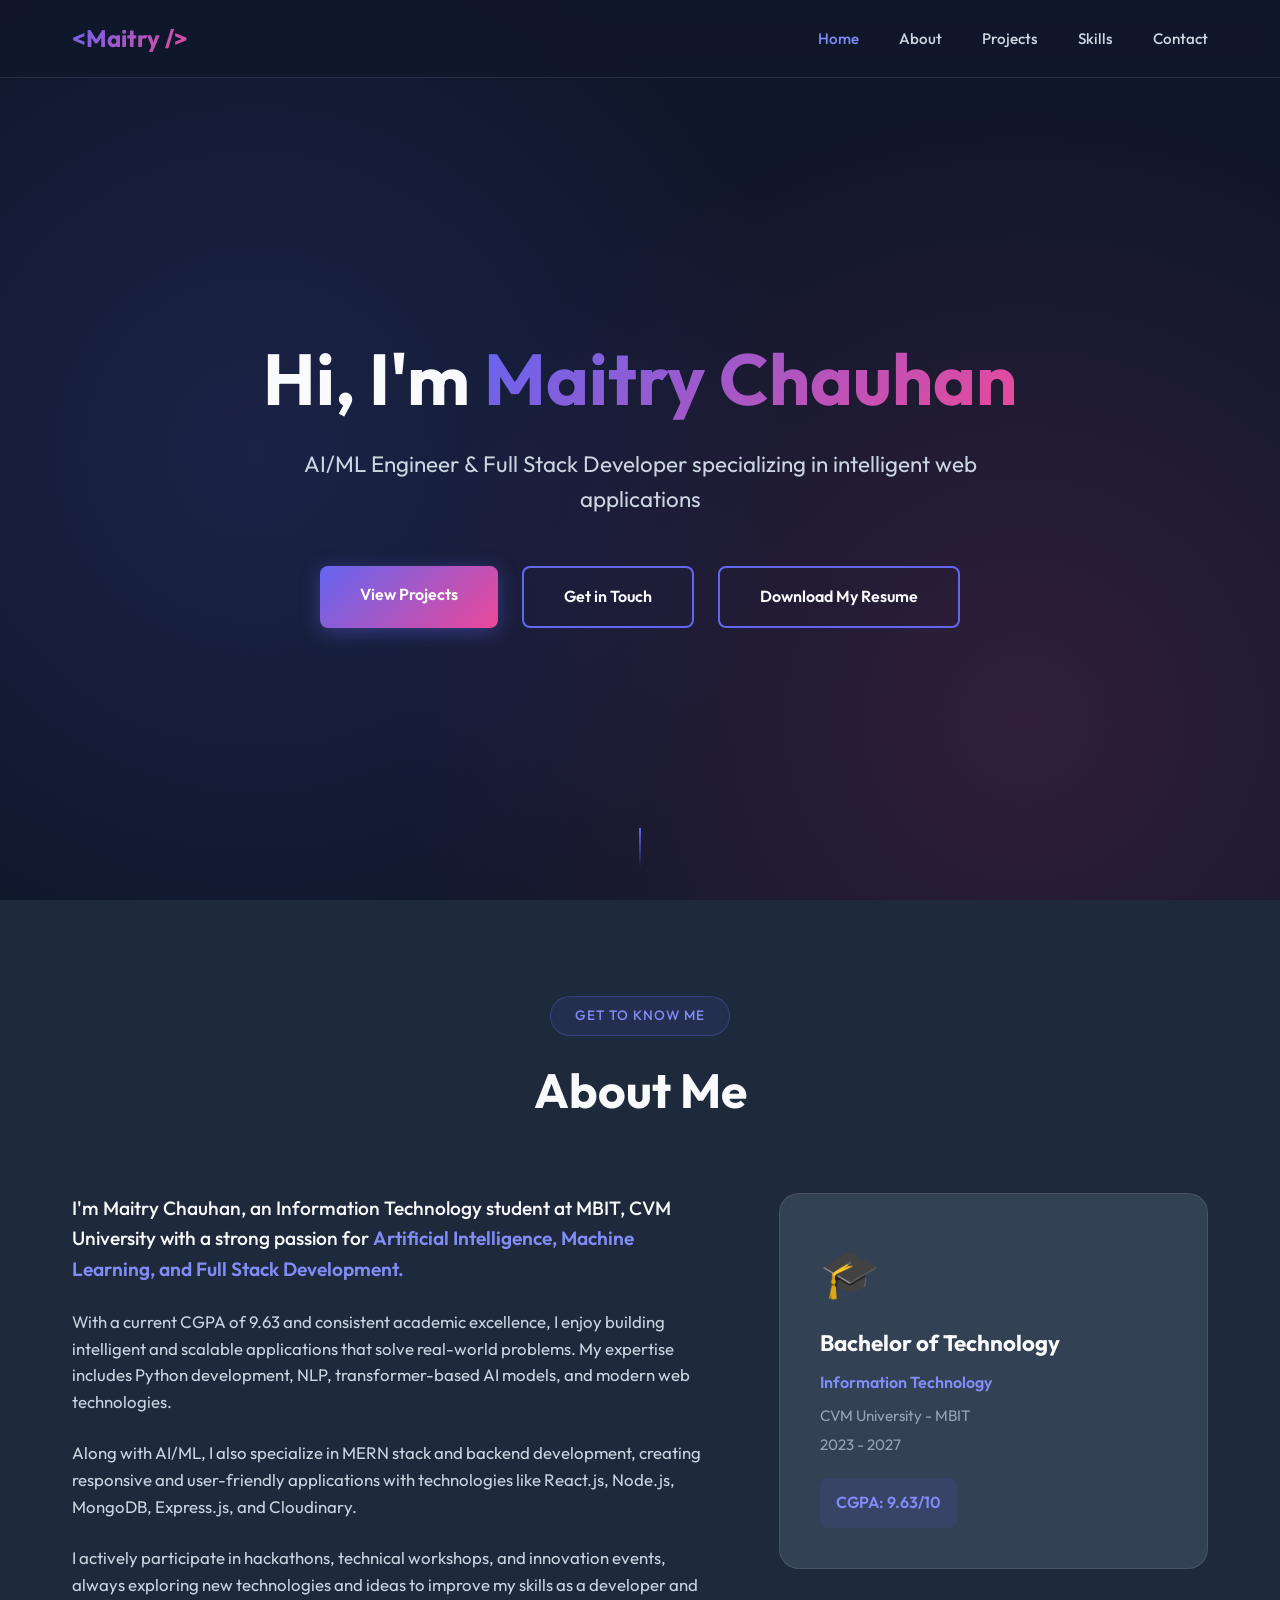
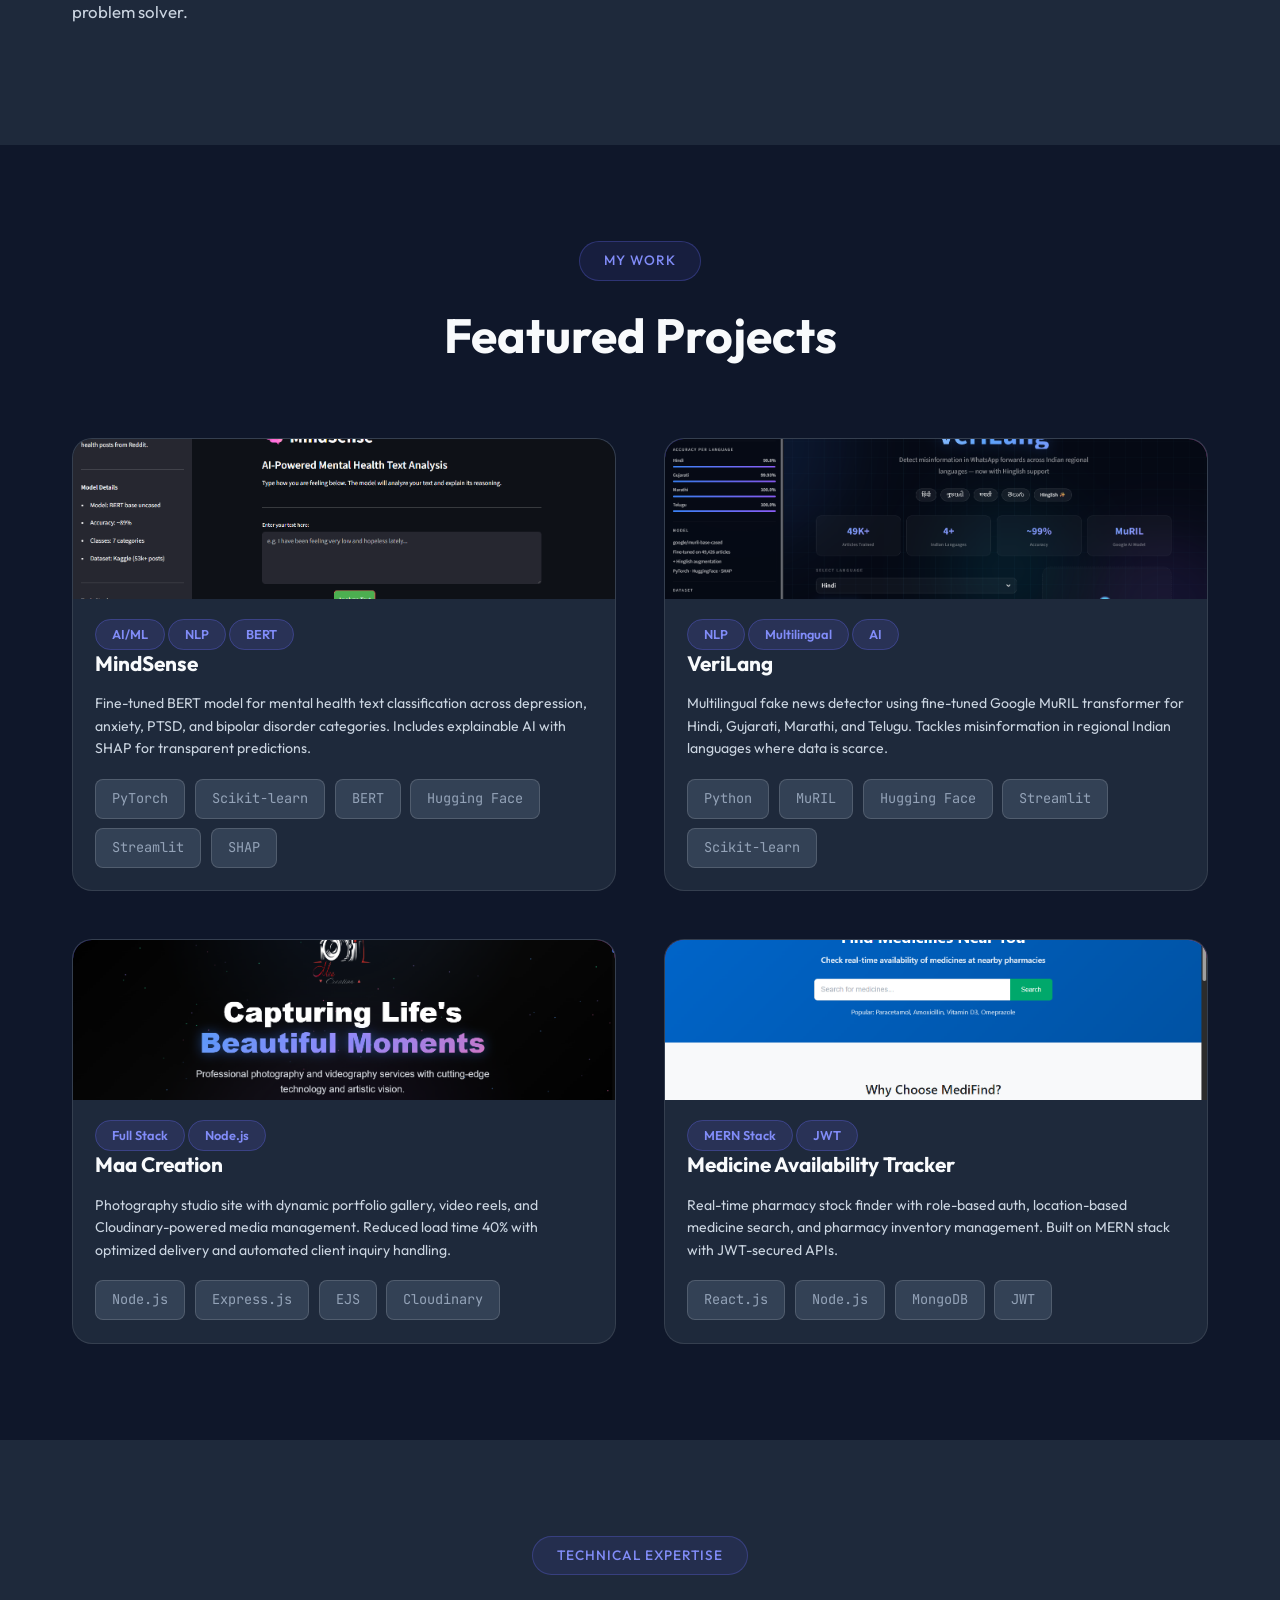
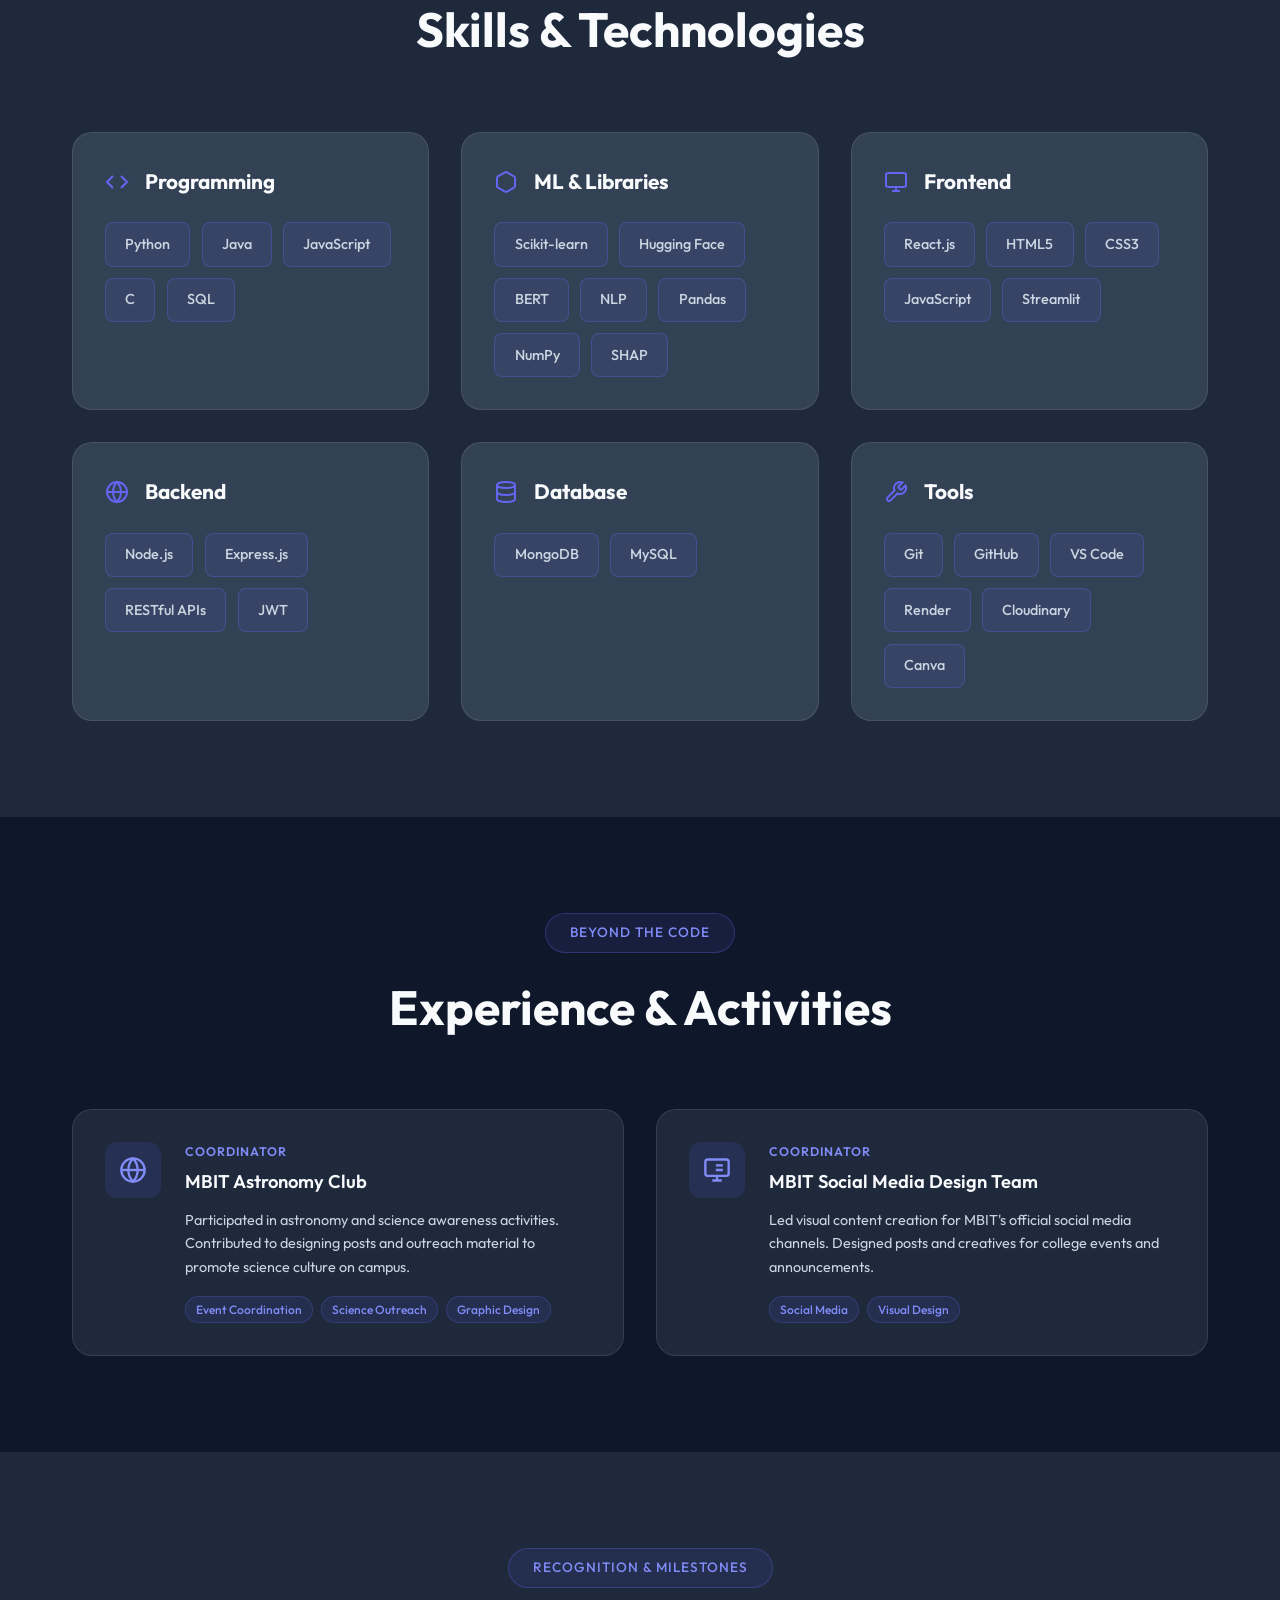
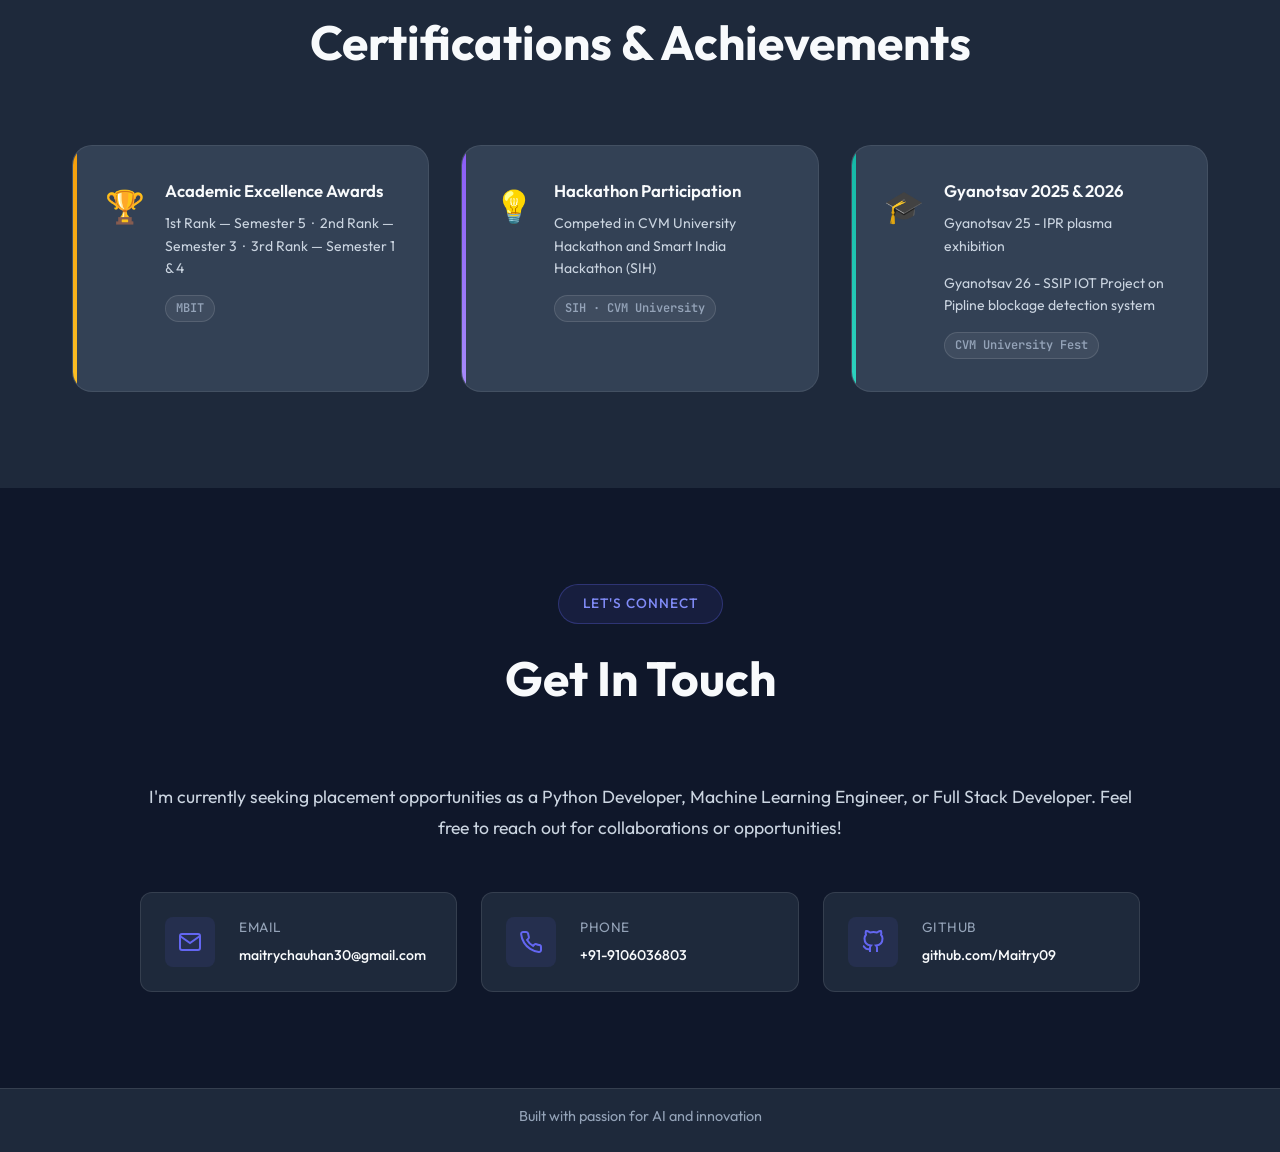
<file: cv.html>
<!DOCTYPE html>
<html lang="en">
<head>
    <meta charset="UTF-8">
    <meta name="viewport" content="width=device-width, initial-scale=1.0">
    <title>Maitry Chauhan | AI/ML & Full Stack Developer</title>
    <link rel="stylesheet" href="cv.css">
    <link rel="preconnect" href="https://fonts.googleapis.com">
    <link rel="preconnect" href="https://fonts.gstatic.com" crossorigin>
    <link href="https://fonts.googleapis.com/css2?family=Outfit:wght@300;400;500;600;700&family=JetBrains+Mono:wght@400;500&display=swap" rel="stylesheet">
</head>
<body>
    <!-- Navigation -->
    <nav class="navbar">
        <div class="container">
            <div class="nav-brand">&lt;Maitry /&gt;</div>
            <ul class="nav-menu">
                <li><a href="#home" class="nav-link">Home</a></li>
                <li><a href="#about" class="nav-link">About</a></li>
                <li><a href="#projects" class="nav-link">Projects</a></li>
                <li><a href="#skills" class="nav-link">Skills</a></li>
                <li><a href="#contact" class="nav-link">Contact</a></li>
            </ul>
            <div class="hamburger">
                <span></span>
                <span></span>
                <span></span>
            </div>
        </div>
    </nav>

    <!-- Hero Section -->
    <section id="home" class="hero">
        <div class="hero-bg"></div>
        <div class="container">
            <div class="hero-content">
                <h1 class="hero-title">
                    Hi, I'm <span class="gradient-text">Maitry Chauhan</span>
                </h1>
                <p class="hero-subtitle">
                    AI/ML Engineer & Full Stack Developer specializing in intelligent web applications
                </p>
                <div class="hero-cta">
                    <a href="#projects" class="btn btn-primary">View Projects</a>
                    <a href="#contact" class="btn btn-secondary">Get in Touch</a>
                    <a href="resume.pdf" download class="btn btn-secondary">Download My Resume</a>
                </div>
            </div>
        </div>
        <div class="scroll-indicator">
            <div class="scroll-line"></div>
        </div>
    </section>

    <!-- About Section -->
    <section id="about" class="about">
        <div class="container">
            <div class="section-header">
                <span class="section-tag">Get to know me</span>
                <h2 class="section-title">About Me</h2>
            </div>
            <div class="about-content">
                <div class="about-text">
                    <p class="lead">
                        I'm Maitry Chauhan, an Information Technology student at MBIT, CVM University with a strong passion for 
                        <span class="highlight">Artificial Intelligence, Machine Learning, and Full Stack Development.</span> 
                    </p>
                    <p>
                        With a current CGPA of 9.63 and consistent academic excellence, I enjoy building intelligent and scalable applications that solve real-world problems. My expertise includes Python development, NLP, transformer-based AI models, and modern web technologies.
                    </p>
                    <p>
                        Along with AI/ML, I also specialize in MERN stack and backend development, creating responsive and user-friendly applications with technologies like React.js, Node.js, MongoDB, Express.js, and Cloudinary.
                    </p>
                    <p>
                        I actively participate in hackathons, technical workshops, and innovation events, always exploring new technologies and ideas to improve my skills as a developer and problem solver.
                    </p>
                </div>
                <div class="about-education">
                    <div class="education-card">
                        <div class="education-icon">🎓</div>
                        <h3>Bachelor of Technology</h3>
                        <p class="education-major">Information Technology</p>
                        <p class="education-school">CVM University - MBIT</p>
                        <p class="education-year">2023 - 2027</p>
                        <div class="education-grade">CGPA: 9.63/10</div>
                    </div>
                </div>
            </div>
        </div>
    </section>

    <!-- Projects Section -->
    <section id="projects" class="projects">
        <div class="container">
            <div class="section-header">
                <span class="section-tag">My work</span>
                <h2 class="section-title">Featured Projects</h2>
            </div>
            <div class="projects-grid">
                <!-- Project 1 -->
                <div class="project-card">
                    <div class="project-image">
                        <img src="images/mindsense.jpg" alt="MindSense Project">
                        <div class="project-overlay">
                            <div class="project-links">
                                <a href="https://mindsense.streamlit.app" target="_blank" class="project-link">
                                    <svg width="18" height="18" viewBox="0 0 24 24" fill="none" stroke="currentColor" stroke-width="2">
                                        <path d="M18 13v6a2 2 0 0 1-2 2H5a2 2 0 0 1-2-2V8a2 2 0 0 1 2-2h6"></path>
                                        <polyline points="15 3 21 3 21 9"></polyline>
                                        <line x1="10" y1="14" x2="21" y2="3"></line>
                                    </svg>
                                    Live Demo
                                </a>
                                <a href="https://github.com/Maitry09/mindsense-mental-health" target="_blank" class="project-link project-link-gh">
                                    <svg width="18" height="18" viewBox="0 0 24 24" fill="none" stroke="currentColor" stroke-width="2">
                                        <path d="M9 19c-5 1.5-5-2.5-7-3m14 6v-3.87a3.37 3.37 0 0 0-.94-2.61c3.14-.35 6.44-1.54 6.44-7A5.44 5.44 0 0 0 20 4.77 5.07 5.07 0 0 0 19.91 1S18.73.65 16 2.48a13.38 13.38 0 0 0-7 0C6.27.65 5.09 1 5.09 1A5.07 5.07 0 0 0 5 4.77a5.44 5.44 0 0 0-1.5 3.78c0 5.42 3.3 6.61 6.44 7A3.37 3.37 0 0 0 9 18.13V22"></path>
                                    </svg>
                                    GitHub
                                </a>
                            </div>
                        </div>
                    </div>
                    <div class="project-content">
                        <div class="project-tags">
                            <span class="tag">AI/ML</span>
                            <span class="tag">NLP</span>
                            <span class="tag">BERT</span>
                        </div>
                        <h3 class="project-title">MindSense</h3>
                        <p class="project-description">
                            Fine-tuned BERT model for mental health text classification across depression, anxiety, PTSD, and bipolar disorder categories. Includes explainable AI with SHAP for transparent predictions.
                        </p>
                        <div class="project-tech">
                            <span>PyTorch</span>
                            <span>Scikit-learn</span>
                            <span>BERT</span>
                            <span>Hugging Face</span>
                            <span>Streamlit</span>
                            <span>SHAP</span>
                        </div>
                    </div>
                </div>

                <!-- Project 2 -->
                <div class="project-card">
                    <div class="project-image">
                        <img src="images/verilang.jpg" alt="VeriLang Project">
                        <div class="project-overlay">
                            <div class="project-links">
                                <a href="https://verilang.streamlit.app" target="_blank" class="project-link">
                                    <svg width="18" height="18" viewBox="0 0 24 24" fill="none" stroke="currentColor" stroke-width="2">
                                        <path d="M18 13v6a2 2 0 0 1-2 2H5a2 2 0 0 1-2-2V8a2 2 0 0 1 2-2h6"></path>
                                        <polyline points="15 3 21 3 21 9"></polyline>
                                        <line x1="10" y1="14" x2="21" y2="3"></line>
                                    </svg>
                                    Live Demo
                                </a>
                                <a href="https://github.com/Maitry09/Misinformation-Detection" target="_blank" class="project-link project-link-gh">
                                    <svg width="18" height="18" viewBox="0 0 24 24" fill="none" stroke="currentColor" stroke-width="2">
                                        <path d="M9 19c-5 1.5-5-2.5-7-3m14 6v-3.87a3.37 3.37 0 0 0-.94-2.61c3.14-.35 6.44-1.54 6.44-7A5.44 5.44 0 0 0 20 4.77 5.07 5.07 0 0 0 19.91 1S18.73.65 16 2.48a13.38 13.38 0 0 0-7 0C6.27.65 5.09 1 5.09 1A5.07 5.07 0 0 0 5 4.77a5.44 5.44 0 0 0-1.5 3.78c0 5.42 3.3 6.61 6.44 7A3.37 3.37 0 0 0 9 18.13V22"></path>
                                    </svg>
                                    GitHub
                                </a>
                            </div>
                        </div>
                    </div>
                    <div class="project-content">
                        <div class="project-tags">
                            <span class="tag">NLP</span>
                            <span class="tag">Multilingual</span>
                            <span class="tag">AI</span>
                        </div>
                        <h3 class="project-title">VeriLang</h3>
                        <p class="project-description">
                            Multilingual fake news detector using fine-tuned Google MuRIL transformer for Hindi, Gujarati, Marathi, and Telugu. Tackles misinformation in regional Indian languages where data is scarce.
                        </p>
                        <div class="project-tech">
                            <span>Python</span>
                            <span>MuRIL</span>
                            <span>Hugging Face</span>
                            <span>Streamlit</span>
                            <span>Scikit-learn</span>
                        </div>
                    </div>
                </div>

                <!-- Project 3 -->
                <div class="project-card">
                    <div class="project-image">
                        <img src="images/maacreation.jpg" alt="Maa Creation Project">
                        <div class="project-overlay">
                            <div class="project-links">
                                <a href="https://mahakali-studio.onrender.com" target="_blank" class="project-link">
                                    <svg width="18" height="18" viewBox="0 0 24 24" fill="none" stroke="currentColor" stroke-width="2">
                                        <path d="M18 13v6a2 2 0 0 1-2 2H5a2 2 0 0 1-2-2V8a2 2 0 0 1 2-2h6"></path>
                                        <polyline points="15 3 21 3 21 9"></polyline>
                                        <line x1="10" y1="14" x2="21" y2="3"></line>
                                    </svg>
                                    Live Demo
                                </a>
                                <a href="https://github.com/Maitry09/Maa-creation" target="_blank" class="project-link project-link-gh">
                                    <svg width="18" height="18" viewBox="0 0 24 24" fill="none" stroke="currentColor" stroke-width="2">
                                        <path d="M9 19c-5 1.5-5-2.5-7-3m14 6v-3.87a3.37 3.37 0 0 0-.94-2.61c3.14-.35 6.44-1.54 6.44-7A5.44 5.44 0 0 0 20 4.77 5.07 5.07 0 0 0 19.91 1S18.73.65 16 2.48a13.38 13.38 0 0 0-7 0C6.27.65 5.09 1 5.09 1A5.07 5.07 0 0 0 5 4.77a5.44 5.44 0 0 0-1.5 3.78c0 5.42 3.3 6.61 6.44 7A3.37 3.37 0 0 0 9 18.13V22"></path>
                                    </svg>
                                    GitHub
                                </a>
                            </div>
                        </div>
                    </div>
                    <div class="project-content">
                        <div class="project-tags">
                            <span class="tag">Full Stack</span>
                            <span class="tag">Node.js</span>
                        </div>
                        <h3 class="project-title">Maa Creation</h3>
                        <p class="project-description">
                            Photography studio site with dynamic portfolio gallery, video reels, and Cloudinary-powered media management. Reduced load time 40% with optimized delivery and automated client inquiry handling.
                        </p>
                        <div class="project-tech">
                            <span>Node.js</span>
                            <span>Express.js</span>
                            <span>EJS</span>
                            <span>Cloudinary</span>
                        </div>
                    </div>
                </div>

                <!-- Project 4 -->
                <div class="project-card">
                    <div class="project-image">
                        <img src="images/medifind.jpg" alt="MediFind Project">
                        <div class="project-overlay">
                            <div class="project-links">
                                <a href="#" target="_blank" class="project-link">
                                    <svg width="18" height="18" viewBox="0 0 24 24" fill="none" stroke="currentColor" stroke-width="2">
                                        <path d="M18 13v6a2 2 0 0 1-2 2H5a2 2 0 0 1-2-2V8a2 2 0 0 1 2-2h6"></path>
                                        <polyline points="15 3 21 3 21 9"></polyline>
                                        <line x1="10" y1="14" x2="21" y2="3"></line>
                                    </svg>
                                    Live Demo
                                </a>
                                <a href="https://github.com/Maitry09/local-medicine-tracker" target="_blank" class="project-link project-link-gh">
                                    <svg width="18" height="18" viewBox="0 0 24 24" fill="none" stroke="currentColor" stroke-width="2">
                                        <path d="M9 19c-5 1.5-5-2.5-7-3m14 6v-3.87a3.37 3.37 0 0 0-.94-2.61c3.14-.35 6.44-1.54 6.44-7A5.44 5.44 0 0 0 20 4.77 5.07 5.07 0 0 0 19.91 1S18.73.65 16 2.48a13.38 13.38 0 0 0-7 0C6.27.65 5.09 1 5.09 1A5.07 5.07 0 0 0 5 4.77a5.44 5.44 0 0 0-1.5 3.78c0 5.42 3.3 6.61 6.44 7A3.37 3.37 0 0 0 9 18.13V22"></path>
                                    </svg>
                                    GitHub
                                </a>
                            </div>
                        </div>
                    </div>
                    <div class="project-content">
                        <div class="project-tags">
                            <span class="tag">MERN Stack</span>
                            <span class="tag">JWT</span>
                        </div>
                        <h3 class="project-title">Medicine Availability Tracker</h3>
                        <p class="project-description">
                            Real-time pharmacy stock finder with role-based auth, location-based medicine search, and pharmacy inventory management. Built on MERN stack with JWT-secured APIs.
                        </p>
                        <div class="project-tech">
                            <span>React.js</span>
                            <span>Node.js</span>
                            <span>MongoDB</span>
                            <span>JWT</span>
                        </div>
                    </div>
                </div>
            </div>
        </div>
    </section>

    <!-- Skills Section -->
    <section id="skills" class="skills">
        <div class="container">
            <div class="section-header">
                <span class="section-tag">Technical expertise</span>
                <h2 class="section-title">Skills & Technologies</h2>
            </div>
            <div class="skills-grid">
                <div class="skill-category">
                    <h3 class="category-title">
                        <svg width="24" height="24" viewBox="0 0 24 24" fill="none" stroke="currentColor" stroke-width="2">
                            <polyline points="16 18 22 12 16 6"></polyline>
                            <polyline points="8 6 2 12 8 18"></polyline>
                        </svg>
                        Programming
                    </h3>
                    <div class="skill-tags">
                        <span class="skill-tag">Python</span>
                        <span class="skill-tag">Java</span>
                        <span class="skill-tag">JavaScript</span>
                        <span class="skill-tag">C</span>
                        <span class="skill-tag">SQL</span>
                    </div>
                </div>

                <div class="skill-category">
                    <h3 class="category-title">
                        <svg width="24" height="24" viewBox="0 0 24 24" fill="none" stroke="currentColor" stroke-width="2">
                            <path d="M21 16V8a2 2 0 0 0-1-1.73l-7-4a2 2 0 0 0-2 0l-7 4A2 2 0 0 0 3 8v8a2 2 0 0 0 1 1.73l7 4a2 2 0 0 0 2 0l7-4A2 2 0 0 0 21 16z"></path>
                        </svg>
                        ML & Libraries
                    </h3>
                    <div class="skill-tags">
                        <span class="skill-tag">Scikit-learn</span>
                        <span class="skill-tag">Hugging Face</span>
                        <span class="skill-tag">BERT</span>
                        <span class="skill-tag">NLP</span>
                        <span class="skill-tag">Pandas</span>
                        <span class="skill-tag">NumPy</span>
                        <span class="skill-tag">SHAP</span>
                    </div>
                </div>

                <div class="skill-category">
                    <h3 class="category-title">
                        <svg width="24" height="24" viewBox="0 0 24 24" fill="none" stroke="currentColor" stroke-width="2">
                            <rect x="2" y="3" width="20" height="14" rx="2" ry="2"></rect>
                            <line x1="8" y1="21" x2="16" y2="21"></line>
                            <line x1="12" y1="17" x2="12" y2="21"></line>
                        </svg>
                        Frontend
                    </h3>
                    <div class="skill-tags">
                        <span class="skill-tag">React.js</span>
                        <span class="skill-tag">HTML5</span>
                        <span class="skill-tag">CSS3</span>
                        <span class="skill-tag">JavaScript</span>
                        <span class="skill-tag">Streamlit</span>
                    </div>
                </div>

                <div class="skill-category">
                    <h3 class="category-title">
                        <svg width="24" height="24" viewBox="0 0 24 24" fill="none" stroke="currentColor" stroke-width="2">
                            <circle cx="12" cy="12" r="10"></circle>
                            <line x1="2" y1="12" x2="22" y2="12"></line>
                            <path d="M12 2a15.3 15.3 0 0 1 4 10 15.3 15.3 0 0 1-4 10 15.3 15.3 0 0 1-4-10 15.3 15.3 0 0 1 4-10z"></path>
                        </svg>
                        Backend
                    </h3>
                    <div class="skill-tags">
                        <span class="skill-tag">Node.js</span>
                        <span class="skill-tag">Express.js</span>
                        <span class="skill-tag">RESTful APIs</span>
                        <span class="skill-tag">JWT</span>
                    </div>
                </div>

                <div class="skill-category">
                    <h3 class="category-title">
                        <svg width="24" height="24" viewBox="0 0 24 24" fill="none" stroke="currentColor" stroke-width="2">
                            <ellipse cx="12" cy="5" rx="9" ry="3"></ellipse>
                            <path d="M21 12c0 1.66-4 3-9 3s-9-1.34-9-3"></path>
                            <path d="M3 5v14c0 1.66 4 3 9 3s9-1.34 9-3V5"></path>
                        </svg>
                        Database
                    </h3>
                    <div class="skill-tags">
                        <span class="skill-tag">MongoDB</span>
                        <span class="skill-tag">MySQL</span>
                    </div>
                </div>

                <div class="skill-category">
                    <h3 class="category-title">
                        <svg width="24" height="24" viewBox="0 0 24 24" fill="none" stroke="currentColor" stroke-width="2">
                            <path d="M14.7 6.3a1 1 0 0 0 0 1.4l1.6 1.6a1 1 0 0 0 1.4 0l3.77-3.77a6 6 0 0 1-7.94 7.94l-6.91 6.91a2.12 2.12 0 0 1-3-3l6.91-6.91a6 6 0 0 1 7.94-7.94l-3.76 3.76z"></path>
                        </svg>
                        Tools
                    </h3>
                    <div class="skill-tags">
                        <span class="skill-tag">Git</span>
                        <span class="skill-tag">GitHub</span>
                        <span class="skill-tag">VS Code</span>
                        <span class="skill-tag">Render</span>
                        <span class="skill-tag">Cloudinary</span>
                        <span class="skill-tag">Canva</span>
                    </div>
                </div>
            </div>
        </div>
    </section>

    <!-- Experience & Activities Section -->
    <section id="experience" class="experience">
        <div class="container">
            <div class="section-header">
                <span class="section-tag">Beyond the code</span>
                <h2 class="section-title">Experience & Activities</h2>
            </div>
            <div class="experience-grid">
                <div class="experience-card">
                    <div class="exp-icon">
                        <svg width="28" height="28" viewBox="0 0 24 24" fill="none" stroke="currentColor" stroke-width="2">
                            <circle cx="12" cy="12" r="10"></circle>
                            <path d="M12 2a14.5 14.5 0 0 0 0 20 14.5 14.5 0 0 0 0-20"></path>
                            <path d="M2 12h20"></path>
                        </svg>
                    </div>
                    <div class="exp-content">
                        <div class="exp-role">Coordinator</div>
                        <h3 class="exp-title">MBIT Astronomy Club</h3>
                        <p class="exp-desc">Participated in astronomy and science awareness activities. Contributed to designing posts and outreach material to promote science culture on campus.</p>
                        <div class="exp-tags">
                            <span class="exp-tag">Event Coordination</span>
                            <span class="exp-tag">Science Outreach</span>
                            <span class="exp-tag">Graphic Design</span>
                        </div>
                    </div>
                </div>
 
                <div class="experience-card">
                    <div class="exp-icon">
                        <svg width="28" height="28" viewBox="0 0 24 24" fill="none" stroke="currentColor" stroke-width="2">
                            <rect x="2" y="3" width="20" height="14" rx="2" ry="2"></rect>
                            <path d="M8 21h8M12 17v4"></path>
                            <path d="M7 8h.01M11 8h6M7 12h.01M11 12h6"></path>
                        </svg>
                    </div>
                    <div class="exp-content">
                        <div class="exp-role">Coordinator</div>
                        <h3 class="exp-title">MBIT Social Media Design Team</h3>
                        <p class="exp-desc">Led visual content creation for MBIT's official social media channels. Designed posts and creatives for college events and announcements.</p>
                        <div class="exp-tags">
                            <span class="exp-tag">Social Media</span>
                            <span class="exp-tag">Visual Design</span>
                        </div>
                    </div>
                </div>
            </div>
        </div>
    </section>
 
    <!-- Certifications & Achievements Section -->
    <section id="certifications" class="certifications">
        <div class="container">
            <div class="section-header">
                <span class="section-tag">Recognition & milestones</span>
                <h2 class="section-title">Certifications & Achievements</h2>
            </div>
            <div class="cert-grid">
 
                <div class="cert-card cert-gold">
                    <div class="cert-icon">🏆</div>
                    <div class="cert-content">
                        <h3 class="cert-title">Academic Excellence Awards</h3>
                        <p class="cert-desc">1st Rank — Semester 5 &nbsp;·&nbsp; 2nd Rank — Semester 3 &nbsp;·&nbsp; 3rd Rank — Semester 1 &amp; 4</p>
                        <span class="cert-badge">MBIT</span>
                    </div>
                </div>
 
                <div class="cert-card cert-purple">
                    <div class="cert-icon">💡</div>
                    <div class="cert-content">
                        <h3 class="cert-title">Hackathon Participation</h3>
                        <p class="cert-desc">Competed in CVM University Hackathon and Smart India Hackathon (SIH)</p>
                        <span class="cert-badge">SIH · CVM University</span>
                    </div>
                </div>
 
                <div class="cert-card cert-teal">
                    <div class="cert-icon">🎓</div>
                    <div class="cert-content">
                        <h3 class="cert-title">Gyanotsav 2025 &amp; 2026</h3>
                        <p class="cert-desc">Gyanotsav 25 - IPR plasma exhibition</p>
                        <p class="cert-desc">Gyanotsav 26 - SSIP IOT Project on Pipline blockage detection system</p>
                        <span class="cert-badge">CVM University Fest</span>
                    </div>
                </div>
 
            </div>
        </div>
    </section>

    <!-- Contact Section -->
    <section id="contact" class="contact">
        <div class="container">
            <div class="section-header">
                <span class="section-tag">Let's connect</span>
                <h2 class="section-title">Get In Touch</h2>
            </div>
            <div class="contact-content">
                <div class="contact-info">
                    <p class="contact-text">
                        I'm currently seeking placement opportunities as a Python Developer, Machine Learning Engineer, 
                        or Full Stack Developer. Feel free to reach out for collaborations or opportunities!
                    </p>
                    <div class="contact-methods">
                        <a href="mailto:maitrychauhan30@gmail.com" class="contact-method">
                            <div class="method-icon">
                                <svg width="24" height="24" viewBox="0 0 24 24" fill="none" stroke="currentColor" stroke-width="2">
                                    <path d="M4 4h16c1.1 0 2 .9 2 2v12c0 1.1-.9 2-2 2H4c-1.1 0-2-.9-2-2V6c0-1.1.9-2 2-2z"></path>
                                    <polyline points="22,6 12,13 2,6"></polyline>
                                </svg>
                            </div>
                            <div class="method-details">
                                <div class="method-label">Email</div>
                                <div class="method-value">maitrychauhan30@gmail.com</div>
                            </div>
                        </a>
                        <a href="tel:+919106036803" class="contact-method">
                            <div class="method-icon">
                                <svg width="24" height="24" viewBox="0 0 24 24" fill="none" stroke="currentColor" stroke-width="2">
                                    <path d="M22 16.92v3a2 2 0 0 1-2.18 2 19.79 19.79 0 0 1-8.63-3.07 19.5 19.5 0 0 1-6-6 19.79 19.79 0 0 1-3.07-8.67A2 2 0 0 1 4.11 2h3a2 2 0 0 1 2 1.72 12.84 12.84 0 0 0 .7 2.81 2 2 0 0 1-.45 2.11L8.09 9.91a16 16 0 0 0 6 6l1.27-1.27a2 2 0 0 1 2.11-.45 12.84 12.84 0 0 0 2.81.7A2 2 0 0 1 22 16.92z"></path>
                                </svg>
                            </div>
                            <div class="method-details">
                                <div class="method-label">Phone</div>
                                <div class="method-value">+91-9106036803</div>
                            </div>
                        </a>
                        <a href="https://linkedin.com/in/maitry-chauhan" target="_blank" class="contact-method">
                            <div class="method-icon">
                                <svg width="24" height="24" viewBox="0 0 24 24" fill="none" stroke="currentColor" stroke-width="2">
                                    <path d="M9 19c-5 1.5-5-2.5-7-3m14 6v-3.87a3.37 3.37 0 0 0-.94-2.61c3.14-.35 6.44-1.54 6.44-7A5.44 5.44 0 0 0 20 4.77 5.07 5.07 0 0 0 19.91 1S18.73.65 16 2.48a13.38 13.38 0 0 0-7 0C6.27.65 5.09 1 5.09 1A5.07 5.07 0 0 0 5 4.77a5.44 5.44 0 0 0-1.5 3.78c0 5.42 3.3 6.61 6.44 7A3.37 3.37 0 0 0 9 18.13V22"></path>
                                </svg>
                            </div>
                            <div class="method-details">
                                <div class="method-label">GitHub</div>
                                <div class="method-value">github.com/Maitry09</div>
                            </div>
                        </a>
                    </div>
                </div>
            </div>
        </div>
    </section>

    <!-- Footer -->
    <footer class="footer">
        <div class="container">
            <div class="footer-content">
                <p class="footer-subtitle">Built with passion for AI and innovation</p>
            </div>
        </div>
    </footer>

    <script src="cv.js"></script>
</body>
</html>
</file>
<file: cv.css>
/* ===================================
   RESET & BASE STYLES
   =================================== */
* {
    margin: 0;
    padding: 0;
    box-sizing: border-box;
}

:root {
    /* Color Palette */
    --primary: #6366f1;
    --primary-dark: #4f46e5;
    --primary-light: #818cf8;
    --accent: #ec4899;
    --accent-light: #f472b6;
    
    --bg-primary: #0f172a;
    --bg-secondary: #1e293b;
    --bg-tertiary: #334155;
    
    --text-primary: #f8fafc;
    --text-secondary: #cbd5e1;
    --text-muted: #94a3b8;
    
    --gradient-1: linear-gradient(135deg, #6366f1 0%, #ec4899 100%);
    --gradient-2: linear-gradient(135deg, #3b82f6 0%, #8b5cf6 100%);
    
    /* Spacing */
    --spacing-xs: 0.5rem;
    --spacing-sm: 1rem;
    --spacing-md: 2rem;
    --spacing-lg: 4rem;
    --spacing-xl: 6rem;
    
    /* Typography */
    --font-primary: 'Outfit', sans-serif;
    --font-mono: 'JetBrains Mono', monospace;
    
    /* Shadows */
    --shadow-sm: 0 2px 8px rgba(0, 0, 0, 0.1);
    --shadow-md: 0 4px 16px rgba(0, 0, 0, 0.2);
    --shadow-lg: 0 8px 32px rgba(0, 0, 0, 0.3);
    --shadow-glow: 0 0 40px rgba(99, 102, 241, 0.3);
    
    /* Border Radius */
    --radius-sm: 8px;
    --radius-md: 12px;
    --radius-lg: 20px;
    
    /* Transitions */
    --transition-fast: 0.2s ease;
    --transition-normal: 0.3s ease;
    --transition-slow: 0.5s ease;
}

html {
    scroll-behavior: smooth;
    overflow-x: hidden;
}

body {
    font-family: var(--font-primary);
    background: var(--bg-primary);
    color: var(--text-primary);
    line-height: 1.6;
    overflow-x: hidden;
}

.container {
    max-width: 1200px;
    margin: 0 auto;
    padding: 0 2rem;
}

/* ===================================
   NAVIGATION
   =================================== */
.navbar {
    position: fixed;
    top: 0;
    left: 0;
    right: 0;
    z-index: 1000;
    background: rgba(15, 23, 42, 0.8);
    backdrop-filter: blur(10px);
    border-bottom: 1px solid rgba(255, 255, 255, 0.1);
    transition: var(--transition-normal);
}

.navbar.scrolled {
    background: rgba(15, 23, 42, 0.95);
    box-shadow: var(--shadow-md);
}

.navbar .container {
    display: flex;
    justify-content: space-between;
    align-items: center;
    padding: 1.2rem 2rem;
}

.nav-brand {
    font-size: 1.5rem;
    font-weight: 700;
    background: var(--gradient-1);
    -webkit-background-clip: text;
    -webkit-text-fill-color: transparent;
    background-clip: text;
    cursor: pointer;
}

.nav-menu {
    display: flex;
    list-style: none;
    gap: 2.5rem;
}

.nav-link {
    color: var(--text-secondary);
    text-decoration: none;
    font-weight: 500;
    font-size: 0.95rem;
    transition: var(--transition-fast);
    position: relative;
}

.nav-link::after {
    content: '';
    position: absolute;
    bottom: -5px;
    left: 0;
    width: 0;
    height: 2px;
    background: var(--gradient-1);
    transition: var(--transition-normal);
}

.nav-link:hover {
    color: var(--text-primary);
}

.nav-link:hover::after {
    width: 100%;
}

.nav-link.active {
    color: var(--primary-light);
}

.hamburger {
    display: none;
    flex-direction: column;
    gap: 5px;
    cursor: pointer;
}

.hamburger span {
    width: 25px;
    height: 3px;
    background: var(--text-primary);
    border-radius: 3px;
    transition: var(--transition-normal);
}

/* ===================================
   HERO SECTION
   =================================== */
.hero {
    min-height: 100vh;
    display: flex;
    align-items: center;
    justify-content: center;
    position: relative;
    padding: 8rem 0 4rem;
    overflow: hidden;
}

.hero-bg {
    position: absolute;
    top: 0;
    left: 0;
    right: 0;
    bottom: 0;
    background: radial-gradient(circle at 20% 50%, rgba(99, 102, 241, 0.15) 0%, transparent 50%),
                radial-gradient(circle at 80% 80%, rgba(236, 72, 153, 0.15) 0%, transparent 50%);
    z-index: -1;
}

.hero-content {
    text-align: center;
    animation: fadeInUp 1s ease;
}

.hero-tag {
    display: inline-block;
    padding: 0.5rem 1.5rem;
    background: rgba(99, 102, 241, 0.1);
    border: 1px solid rgba(99, 102, 241, 0.3);
    border-radius: 50px;
    color: var(--primary-light);
    font-size: 0.9rem;
    font-weight: 500;
    margin-bottom: 1.5rem;
    animation: fadeInUp 1s ease 0.2s both;
}

.hero-title {
    font-size: clamp(2.5rem, 6vw, 4.5rem);
    font-weight: 700;
    line-height: 1.2;
    margin-bottom: 1.5rem;
    animation: fadeInUp 1s ease 0.3s both;
}

.gradient-text {
    background: var(--gradient-1);
    -webkit-background-clip: text;
    -webkit-text-fill-color: transparent;
    background-clip: text;
}

.hero-subtitle {
    font-size: clamp(1.1rem, 2vw, 1.4rem);
    color: var(--text-secondary);
    max-width: 700px;
    margin: 0 auto 3rem;
    animation: fadeInUp 1s ease 0.4s both;
}

.hero-stats {
    display: flex;
    justify-content: center;
    gap: 4rem;
    margin-bottom: 3rem;
    animation: fadeInUp 1s ease 0.5s both;
}

.stat-item {
    text-align: center;
}

.stat-number {
    font-size: 2.5rem;
    font-weight: 700;
    background: var(--gradient-1);
    -webkit-background-clip: text;
    -webkit-text-fill-color: transparent;
    background-clip: text;
    margin-bottom: 0.5rem;
}

.stat-label {
    font-size: 0.9rem;
    color: var(--text-muted);
    text-transform: uppercase;
    letter-spacing: 1px;
}

.hero-cta {
    display: flex;
    justify-content: center;
    gap: 1.5rem;
    animation: fadeInUp 1s ease 0.6s both;
}

.btn {
    padding: 1rem 2.5rem;
    border-radius: var(--radius-sm);
    font-weight: 600;
    text-decoration: none;
    transition: var(--transition-normal);
    cursor: pointer;
    font-size: 1rem;
    border: none;
    display: inline-block;
}

.btn-primary {
    background: var(--gradient-1);
    color: white;
    box-shadow: 0 4px 20px rgba(99, 102, 241, 0.4);
}

.btn-primary:hover {
    transform: translateY(-2px);
    box-shadow: 0 6px 30px rgba(99, 102, 241, 0.6);
}

.btn-secondary {
    background: transparent;
    color: var(--text-primary);
    border: 2px solid var(--primary);
}

.btn-secondary:hover {
    background: var(--primary);
    transform: translateY(-2px);
}

.scroll-indicator {
    position: absolute;
    bottom: 2rem;
    left: 50%;
    transform: translateX(-50%);
    animation: bounce 2s infinite;
}

.scroll-line {
    width: 2px;
    height: 40px;
    background: linear-gradient(to bottom, var(--primary), transparent);
}

/* ===================================
   SECTION STYLES
   =================================== */
section {
    padding: var(--spacing-xl) 0;
}

.section-header {
    text-align: center;
    margin-bottom: var(--spacing-lg);
}

.section-tag {
    display: inline-block;
    padding: 0.5rem 1.5rem;
    background: rgba(99, 102, 241, 0.1);
    border: 1px solid rgba(99, 102, 241, 0.3);
    border-radius: 50px;
    color: var(--primary-light);
    font-size: 0.85rem;
    font-weight: 500;
    text-transform: uppercase;
    letter-spacing: 1px;
    margin-bottom: 1rem;
}

.section-title {
    font-size: clamp(2rem, 4vw, 3rem);
    font-weight: 700;
    margin-bottom: 1rem;
}

/* ===================================
   ABOUT SECTION
   =================================== */
.about {
    background: var(--bg-secondary);
}

.about-content {
    display: grid;
    grid-template-columns: 1.5fr 1fr;
    gap: 4rem;
    align-items: start;
}

.about-text p {
    color: var(--text-secondary);
    margin-bottom: 1.5rem;
    font-size: 1.05rem;
}

.about-text .lead {
    font-size: 1.2rem;
    color: var(--text-primary);
    font-weight: 500;
}

.highlight {
    color: var(--primary-light);
    font-weight: 600;
}

.about-highlights {
    margin-top: 2rem;
    display: flex;
    flex-direction: column;
    gap: 1rem;
}

.highlight-item {
    display: flex;
    align-items: center;
    gap: 1rem;
    color: var(--text-secondary);
}

.highlight-item svg {
    color: var(--primary);
    flex-shrink: 0;
}

.education-card {
    background: var(--bg-tertiary);
    padding: 2.5rem;
    border-radius: var(--radius-lg);
    border: 1px solid rgba(255, 255, 255, 0.1);
    transition: var(--transition-normal);
}

.education-card:hover {
    transform: translateY(-5px);
    box-shadow: var(--shadow-lg);
    border-color: var(--primary);
}

.education-icon {
    font-size: 3rem;
    margin-bottom: 1rem;
}

.education-card h3 {
    font-size: 1.4rem;
    margin-bottom: 0.5rem;
}

.education-major {
    color: var(--primary-light);
    font-weight: 600;
    margin-bottom: 0.5rem;
}

.education-school,
.education-year {
    color: var(--text-muted);
    font-size: 0.95rem;
    margin-bottom: 0.3rem;
}

.education-grade {
    margin-top: 1rem;
    padding: 0.75rem 1rem;
    background: rgba(99, 102, 241, 0.1);
    border-radius: var(--radius-sm);
    color: var(--primary-light);
    font-weight: 600;
    display: inline-block;
}

/* ===================================
   PROJECTS SECTION - ENHANCED
   =================================== */
.projects-grid {
    display: grid;
    grid-template-columns: repeat(2, 1fr);
    gap: 3rem;
    margin-top: 3rem;
}

.project-card {
    background: var(--bg-secondary);
    border-radius: var(--radius-lg);
    overflow: hidden;
    border: 1px solid rgba(255, 255, 255, 0.1);
    transition: all 0.4s cubic-bezier(0.175, 0.885, 0.32, 1.275);
    position: relative;
}

.project-card::before {
    content: '';
    position: absolute;
    top: 0;
    left: 0;
    right: 0;
    bottom: 0;
    background: linear-gradient(135deg, rgba(99, 102, 241, 0.1) 0%, rgba(236, 72, 153, 0.1) 100%);
    opacity: 0;
    transition: opacity 0.3s ease;
    pointer-events: none;
    z-index: 1;
}

.project-card:hover::before {
    opacity: 1;
}

.project-card:hover {
    transform: translateY(-15px) scale(1.02);
    box-shadow: 0 20px 60px rgba(99, 102, 241, 0.3);
    border-color: var(--primary);
}

.project-image {
    height: 160px;
    background: linear-gradient(135deg, var(--primary-dark) 0%, var(--accent) 100%);
    position: relative;
    overflow: hidden;
}

@keyframes shimmer {
    0% {
        transform: translate(0, 0);
    }
    100% {
        transform: translate(50%, 50%);
    }
}

.project-overlay {
    position: absolute;
    top: 0;
    left: 0;
    right: 0;
    bottom: 0;
    background: rgba(0, 0, 0, 0.85);
    backdrop-filter: blur(5px);
    display: flex;
    align-items: center;
    justify-content: center;
    opacity: 0;
    transition: all 0.4s ease;
    z-index: 2;
}

.project-card:hover .project-overlay {
    opacity: 1;
}

.project-links {
    display: flex;
    gap: 1rem;
    transform: translateY(20px);
    transition: transform 0.4s ease 0.1s;
}

.project-card:hover .project-links {
    transform: translateY(0);
}

.project-link {
    display: flex;
    align-items: center;
    gap: 0.5rem;
    padding: 0.875rem 1.75rem;
    background: var(--gradient-1);
    color: white;
    text-decoration: none;
    border-radius: var(--radius-sm);
    font-weight: 600;
    transition: all 0.3s ease;
    box-shadow: 0 4px 15px rgba(99, 102, 241, 0.4);
}

.project-link:hover {
    transform: scale(1.1) translateY(-3px);
    box-shadow: 0 8px 25px rgba(99, 102, 241, 0.6);
}

.project-link svg {
    transition: transform 0.3s ease;
}

.project-link:hover svg {
    transform: rotate(45deg);
}

.project-link-gh {
    background: rgba(255, 255, 255, 0.12);
    border: 1px solid rgba(255, 255, 255, 0.25);
    box-shadow: none;
}

.project-link-gh:hover {
    background: rgba(255, 255, 255, 0.22);
    box-shadow: 0 8px 25px rgba(255, 255, 255, 0.15);
}

.project-link-gh svg {
    transform: none !important;
}

.project-content {
    padding: 1.4rem;
    position: relative;
    z-index: 2;
}

.tag {
    padding: 0.4rem 1rem;
    background: rgba(99, 102, 241, 0.15);
    color: var(--primary-light);
    border-radius: 50px;
    font-size: 0.8rem;
    font-weight: 600;
    border: 1px solid rgba(99, 102, 241, 0.3);
    transition: all 0.3s ease;
}

.project-card:hover .tag {
    background: rgba(99, 102, 241, 0.25);
    transform: translateY(-2px);
}

.project-title {
    font-size: 1.3rem;
    margin-bottom: 0.75rem;
    color: var(--text-primary);
    font-weight: 700;
    transition: color 0.3s ease;
}

.project-card:hover .project-title {
    color: var(--primary-light);
}

.project-description {
    color: var(--text-secondary);
    margin-bottom: 1.2rem;
    line-height: 1.6;
    font-size: 0.88rem;
}

.project-tech {
    display: flex;
    flex-wrap: wrap;
    gap: 0.6rem;
}

.project-tech span {
    padding: 0.5rem 1rem;
    background: var(--bg-tertiary);
    border: 1px solid rgba(255, 255, 255, 0.15);
    border-radius: var(--radius-sm);
    font-size: 0.85rem;
    color: var(--text-muted);
    font-family: var(--font-mono);
    transition: all 0.3s ease;
}

.project-card:hover .project-tech span {
    border-color: var(--primary);
    color: var(--primary-light);
    transform: translateY(-2px);
}

/* ===================================
   SKILLS SECTION
   =================================== */
.skills {
    background: var(--bg-secondary);
}

.skills-grid {
    display: grid;
    grid-template-columns: repeat(auto-fit, minmax(300px, 1fr));
    gap: 2rem;
}

.skill-category {
    background: var(--bg-tertiary);
    padding: 2rem;
    border-radius: var(--radius-lg);
    border: 1px solid rgba(255, 255, 255, 0.1);
    transition: var(--transition-normal);
}

.skill-category:hover {
    transform: translateY(-5px);
    box-shadow: var(--shadow-md);
    border-color: var(--primary);
}

.category-title {
    display: flex;
    align-items: center;
    gap: 1rem;
    font-size: 1.3rem;
    margin-bottom: 1.5rem;
    color: var(--text-primary);
}

.category-title svg {
    color: var(--primary);
}

.skill-tags {
    display: flex;
    flex-wrap: wrap;
    gap: 0.7rem;
}

.skill-tag {
    padding: 0.6rem 1.2rem;
    background: rgba(99, 102, 241, 0.1);
    border: 1px solid rgba(99, 102, 241, 0.3);
    border-radius: var(--radius-sm);
    color: var(--text-secondary);
    font-size: 0.9rem;
    font-weight: 500;
    transition: var(--transition-fast);
}

.skill-tag:hover {
    background: rgba(99, 102, 241, 0.2);
    color: var(--primary-light);
    transform: scale(1.05);
}

/* ===================================
   CONTACT SECTION - ENHANCED
   =================================== */
.contact-content {
    max-width: 1000px;
    margin: 0 auto;
}

.contact-info {
    text-align: center;
}

.contact-text {
    font-size: 1.1rem;
    color: var(--text-secondary);
    margin-bottom: 3rem;
    line-height: 1.8;
}

.contact-methods {
    display: grid;
    grid-template-columns: repeat(auto-fit, minmax(220px, 1fr));
    gap: 1.5rem;
}

.contact-method {
    display: flex;
    align-items: center;
    gap: 1.5rem;
    padding: 1.5rem;
    background: var(--bg-secondary);
    border-radius: var(--radius-md);
    border: 1px solid rgba(255, 255, 255, 0.1);
    transition: all 0.3s ease;
    text-decoration: none;
    color: var(--text-primary);
    cursor: pointer;
    position: relative;
    overflow: hidden;
}

.contact-method::before {
    content: '';
    position: absolute;
    top: 0;
    left: -100%;
    width: 100%;
    height: 100%;
    background: linear-gradient(90deg, transparent, rgba(99, 102, 241, 0.1), transparent);
    transition: left 0.5s ease;
}

.contact-method:hover::before {
    left: 100%;
}

.contact-method:hover {
    transform: translateY(-8px) scale(1.02);
    box-shadow: 0 10px 30px rgba(99, 102, 241, 0.3);
    border-color: var(--primary);
}

.method-icon {
    width: 50px;
    height: 50px;
    background: rgba(99, 102, 241, 0.1);
    border-radius: var(--radius-sm);
    display: flex;
    align-items: center;
    justify-content: center;
    flex-shrink: 0;
    transition: all 0.3s ease;
}

.contact-method:hover .method-icon {
    background: rgba(99, 102, 241, 0.2);
    transform: rotate(10deg) scale(1.1);
}

.method-icon svg {
    color: var(--primary);
}

.method-details {
    text-align: left;
}

.method-label {
    font-size: 0.85rem;
    color: var(--text-muted);
    margin-bottom: 0.3rem;
    text-transform: uppercase;
    letter-spacing: 0.5px;
}

.method-value {
    font-size: 0.88rem;
    color: var(--text-primary);
    font-weight: 500;
    transition: color 0.3s ease;
    word-break: break-all;
}

.contact-method:hover .method-value {
    color: var(--primary-light);
}
.project-image {
    position: relative;
    overflow: hidden;
    border-radius: 18px 18px 0 0;
    height: 220px;
}

.project-image img {
    width: 100%;
    height: 100%;
    object-fit: cover;
    transition: transform 0.5s ease;
}

.project-card:hover .project-image img {
    transform: scale(1.08);
}

.project-overlay {
    position: absolute;
    inset: 0;
    background: rgba(0,0,0,0.65);

    display: flex;
    justify-content: center;
    align-items: center;

    opacity: 0;
    transition: 0.4s;
}

.project-card:hover .project-overlay {
    opacity: 1;
}

.project-links {
    display: flex;
    gap: 15px;
}

.project-link {
    padding: 10px 18px;
    background: white;
    color: black;
    text-decoration: none;
    border-radius: 10px;
    font-weight: 600;
    transition: 0.3s;
}

.project-link:hover {
    transform: translateY(-3px);
}

/* ===================================
   FOOTER
   =================================== */
.footer {
    background: var(--bg-secondary);
    padding: 1rem 0 !important;
    text-align: center;
    border-top: 1px solid rgba(255, 255, 255, 0.1);
}

.footer-content p {
    color: var(--text-muted);
    margin-bottom: 0.5rem;
}

.footer-subtitle {
    font-size: 0.9rem;
    color: var(--text-muted);
}

/* ===================================
   ANIMATIONS
   =================================== */
@keyframes fadeInUp {
    from {
        opacity: 0;
        transform: translateY(30px);
    }
    to {
        opacity: 1;
        transform: translateY(0);
    }
}

@keyframes bounce {
    0%, 20%, 50%, 80%, 100% {
        transform: translateX(-50%) translateY(0);
    }
    40% {
        transform: translateX(-50%) translateY(-10px);
    }
    60% {
        transform: translateX(-50%) translateY(-5px);
    }
}

@keyframes rainbow {
    0% { filter: hue-rotate(0deg); }
    100% { filter: hue-rotate(360deg); }
}

.fade-in {
    animation: fadeInUp 0.8s ease;
}

/* ===================================
   RESET & BASE STYLES
   =================================== */
* {
    margin: 0;
    padding: 0;
    box-sizing: border-box;
}

:root {
    /* Color Palette */
    --primary: #6366f1;
    --primary-dark: #4f46e5;
    --primary-light: #818cf8;
    --accent: #ec4899;
    --accent-light: #f472b6;
    
    --bg-primary: #0f172a;
    --bg-secondary: #1e293b;
    --bg-tertiary: #334155;
    
    --text-primary: #f8fafc;
    --text-secondary: #cbd5e1;
    --text-muted: #94a3b8;
    
    --gradient-1: linear-gradient(135deg, #6366f1 0%, #ec4899 100%);
    --gradient-2: linear-gradient(135deg, #3b82f6 0%, #8b5cf6 100%);
    
    /* Spacing */
    --spacing-xs: 0.5rem;
    --spacing-sm: 1rem;
    --spacing-md: 2rem;
    --spacing-lg: 4rem;
    --spacing-xl: 6rem;
    
    /* Typography */
    --font-primary: 'Outfit', sans-serif;
    --font-mono: 'JetBrains Mono', monospace;
    
    /* Shadows */
    --shadow-sm: 0 2px 8px rgba(0, 0, 0, 0.1);
    --shadow-md: 0 4px 16px rgba(0, 0, 0, 0.2);
    --shadow-lg: 0 8px 32px rgba(0, 0, 0, 0.3);
    --shadow-glow: 0 0 40px rgba(99, 102, 241, 0.3);
    
    /* Border Radius */
    --radius-sm: 8px;
    --radius-md: 12px;
    --radius-lg: 20px;
    
    /* Transitions */
    --transition-fast: 0.2s ease;
    --transition-normal: 0.3s ease;
    --transition-slow: 0.5s ease;
}

html {
    scroll-behavior: smooth;
    overflow-x: hidden;
}

body {
    font-family: var(--font-primary);
    background: var(--bg-primary);
    color: var(--text-primary);
    line-height: 1.6;
    overflow-x: hidden;
}

.container {
    max-width: 1200px;
    margin: 0 auto;
    padding: 0 2rem;
}

/* ===================================
   NAVIGATION
   =================================== */
.navbar {
    position: fixed;
    top: 0;
    left: 0;
    right: 0;
    z-index: 1000;
    background: rgba(15, 23, 42, 0.8);
    backdrop-filter: blur(10px);
    border-bottom: 1px solid rgba(255, 255, 255, 0.1);
    transition: var(--transition-normal);
}

.navbar.scrolled {
    background: rgba(15, 23, 42, 0.95);
    box-shadow: var(--shadow-md);
}

.navbar .container {
    display: flex;
    justify-content: space-between;
    align-items: center;
    padding: 1.2rem 2rem;
}

.nav-brand {
    font-size: 1.5rem;
    font-weight: 700;
    background: var(--gradient-1);
    -webkit-background-clip: text;
    -webkit-text-fill-color: transparent;
    background-clip: text;
    cursor: pointer;
}

.nav-menu {
    display: flex;
    list-style: none;
    gap: 2.5rem;
}

.nav-link {
    color: var(--text-secondary);
    text-decoration: none;
    font-weight: 500;
    font-size: 0.95rem;
    transition: var(--transition-fast);
    position: relative;
}

.nav-link::after {
    content: '';
    position: absolute;
    bottom: -5px;
    left: 0;
    width: 0;
    height: 2px;
    background: var(--gradient-1);
    transition: var(--transition-normal);
}

.nav-link:hover {
    color: var(--text-primary);
}

.nav-link:hover::after {
    width: 100%;
}

.nav-link.active {
    color: var(--primary-light);
}

.hamburger {
    display: none;
    flex-direction: column;
    gap: 5px;
    cursor: pointer;
}

.hamburger span {
    width: 25px;
    height: 3px;
    background: var(--text-primary);
    border-radius: 3px;
    transition: var(--transition-normal);
}

/* ===================================
   HERO SECTION
   =================================== */
.hero {
    min-height: 100vh;
    display: flex;
    align-items: center;
    justify-content: center;
    position: relative;
    padding: 8rem 0 4rem;
    overflow: hidden;
}

.hero-bg {
    position: absolute;
    top: 0;
    left: 0;
    right: 0;
    bottom: 0;
    background: radial-gradient(circle at 20% 50%, rgba(99, 102, 241, 0.15) 0%, transparent 50%),
                radial-gradient(circle at 80% 80%, rgba(236, 72, 153, 0.15) 0%, transparent 50%);
    z-index: -1;
}

.hero-content {
    text-align: center;
    animation: fadeInUp 1s ease;
}

.hero-tag {
    display: inline-block;
    padding: 0.5rem 1.5rem;
    background: rgba(99, 102, 241, 0.1);
    border: 1px solid rgba(99, 102, 241, 0.3);
    border-radius: 50px;
    color: var(--primary-light);
    font-size: 0.9rem;
    font-weight: 500;
    margin-bottom: 1.5rem;
    animation: fadeInUp 1s ease 0.2s both;
}

.hero-title {
    font-size: clamp(2.5rem, 6vw, 4.5rem);
    font-weight: 700;
    line-height: 1.2;
    margin-bottom: 1.5rem;
    animation: fadeInUp 1s ease 0.3s both;
}

.gradient-text {
    background: var(--gradient-1);
    -webkit-background-clip: text;
    -webkit-text-fill-color: transparent;
    background-clip: text;
}

.hero-subtitle {
    font-size: clamp(1.1rem, 2vw, 1.4rem);
    color: var(--text-secondary);
    max-width: 700px;
    margin: 0 auto 3rem;
    animation: fadeInUp 1s ease 0.4s both;
}

.hero-stats {
    display: flex;
    justify-content: center;
    gap: 4rem;
    margin-bottom: 3rem;
    animation: fadeInUp 1s ease 0.5s both;
}

.stat-item {
    text-align: center;
}

.stat-number {
    font-size: 2.5rem;
    font-weight: 700;
    background: var(--gradient-1);
    -webkit-background-clip: text;
    -webkit-text-fill-color: transparent;
    background-clip: text;
    margin-bottom: 0.5rem;
}

.stat-label {
    font-size: 0.9rem;
    color: var(--text-muted);
    text-transform: uppercase;
    letter-spacing: 1px;
}

.hero-cta {
    display: flex;
    justify-content: center;
    gap: 1.5rem;
    animation: fadeInUp 1s ease 0.6s both;
}

.btn {
    padding: 1rem 2.5rem;
    border-radius: var(--radius-sm);
    font-weight: 600;
    text-decoration: none;
    transition: var(--transition-normal);
    cursor: pointer;
    font-size: 1rem;
    border: none;
    display: inline-block;
}

.btn-primary {
    background: var(--gradient-1);
    color: white;
    box-shadow: 0 4px 20px rgba(99, 102, 241, 0.4);
}

.btn-primary:hover {
    transform: translateY(-2px);
    box-shadow: 0 6px 30px rgba(99, 102, 241, 0.6);
}

.btn-secondary {
    background: transparent;
    color: var(--text-primary);
    border: 2px solid var(--primary);
}

.btn-secondary:hover {
    background: var(--primary);
    transform: translateY(-2px);
}

.scroll-indicator {
    position: absolute;
    bottom: 2rem;
    left: 50%;
    transform: translateX(-50%);
    animation: bounce 2s infinite;
}

.scroll-line {
    width: 2px;
    height: 40px;
    background: linear-gradient(to bottom, var(--primary), transparent);
}

/* ===================================
   SECTION STYLES
   =================================== */
section {
    padding: var(--spacing-xl) 0;
}

.section-header {
    text-align: center;
    margin-bottom: var(--spacing-lg);
}

.section-tag {
    display: inline-block;
    padding: 0.5rem 1.5rem;
    background: rgba(99, 102, 241, 0.1);
    border: 1px solid rgba(99, 102, 241, 0.3);
    border-radius: 50px;
    color: var(--primary-light);
    font-size: 0.85rem;
    font-weight: 500;
    text-transform: uppercase;
    letter-spacing: 1px;
    margin-bottom: 1rem;
}

.section-title {
    font-size: clamp(2rem, 4vw, 3rem);
    font-weight: 700;
    margin-bottom: 1rem;
}

/* ===================================
   ABOUT SECTION
   =================================== */
.about {
    background: var(--bg-secondary);
}

.about-content {
    display: grid;
    grid-template-columns: 1.5fr 1fr;
    gap: 4rem;
    align-items: start;
}

.about-text p {
    color: var(--text-secondary);
    margin-bottom: 1.5rem;
    font-size: 1.05rem;
}

.about-text .lead {
    font-size: 1.2rem;
    color: var(--text-primary);
    font-weight: 500;
}

.highlight {
    color: var(--primary-light);
    font-weight: 600;
}

.about-highlights {
    margin-top: 2rem;
    display: flex;
    flex-direction: column;
    gap: 1rem;
}

.highlight-item {
    display: flex;
    align-items: center;
    gap: 1rem;
    color: var(--text-secondary);
}

.highlight-item svg {
    color: var(--primary);
    flex-shrink: 0;
}

.education-card {
    background: var(--bg-tertiary);
    padding: 2.5rem;
    border-radius: var(--radius-lg);
    border: 1px solid rgba(255, 255, 255, 0.1);
    transition: var(--transition-normal);
}

.education-card:hover {
    transform: translateY(-5px);
    box-shadow: var(--shadow-lg);
    border-color: var(--primary);
}

.education-icon {
    font-size: 3rem;
    margin-bottom: 1rem;
}

.education-card h3 {
    font-size: 1.4rem;
    margin-bottom: 0.5rem;
}

.education-major {
    color: var(--primary-light);
    font-weight: 600;
    margin-bottom: 0.5rem;
}

.education-school,
.education-year {
    color: var(--text-muted);
    font-size: 0.95rem;
    margin-bottom: 0.3rem;
}

.education-grade {
    margin-top: 1rem;
    padding: 0.75rem 1rem;
    background: rgba(99, 102, 241, 0.1);
    border-radius: var(--radius-sm);
    color: var(--primary-light);
    font-weight: 600;
    display: inline-block;
}

/* ===================================
   PROJECTS SECTION - ENHANCED
   =================================== */
.projects-grid {
    display: grid;
    grid-template-columns: repeat(2, 1fr);
    gap: 3rem;
    margin-top: 3rem;
}

.project-card {
    background: var(--bg-secondary);
    border-radius: var(--radius-lg);
    overflow: hidden;
    border: 1px solid rgba(255, 255, 255, 0.1);
    transition: all 0.4s cubic-bezier(0.175, 0.885, 0.32, 1.275);
    position: relative;
}

.project-card::before {
    content: '';
    position: absolute;
    top: 0;
    left: 0;
    right: 0;
    bottom: 0;
    background: linear-gradient(135deg, rgba(99, 102, 241, 0.1) 0%, rgba(236, 72, 153, 0.1) 100%);
    opacity: 0;
    transition: opacity 0.3s ease;
    pointer-events: none;
    z-index: 1;
}

.project-card:hover::before {
    opacity: 1;
}

.project-card:hover {
    transform: translateY(-15px) scale(1.02);
    box-shadow: 0 20px 60px rgba(99, 102, 241, 0.3);
    border-color: var(--primary);
}

.project-image {
    height: 160px;
    background: linear-gradient(135deg, var(--primary-dark) 0%, var(--accent) 100%);
    position: relative;
    overflow: hidden;
}

@keyframes shimmer {
    0% {
        transform: translate(0, 0);
    }
    100% {
        transform: translate(50%, 50%);
    }
}

.project-overlay {
    position: absolute;
    top: 0;
    left: 0;
    right: 0;
    bottom: 0;
    background: rgba(0, 0, 0, 0.85);
    backdrop-filter: blur(5px);
    display: flex;
    align-items: center;
    justify-content: center;
    opacity: 0;
    transition: all 0.4s ease;
    z-index: 2;
}

.project-card:hover .project-overlay {
    opacity: 1;
}

.project-links {
    display: flex;
    gap: 1rem;
    transform: translateY(20px);
    transition: transform 0.4s ease 0.1s;
}

.project-card:hover .project-links {
    transform: translateY(0);
}

.project-link {
    display: flex;
    align-items: center;
    gap: 0.5rem;
    padding: 0.875rem 1.75rem;
    background: var(--gradient-1);
    color: white;
    text-decoration: none;
    border-radius: var(--radius-sm);
    font-weight: 600;
    transition: all 0.3s ease;
    box-shadow: 0 4px 15px rgba(99, 102, 241, 0.4);
}

.project-link:hover {
    transform: scale(1.1) translateY(-3px);
    box-shadow: 0 8px 25px rgba(99, 102, 241, 0.6);
}

.project-link svg {
    transition: transform 0.3s ease;
}

.project-link:hover svg {
    transform: rotate(45deg);
}

.project-link-gh {
    background: rgba(255, 255, 255, 0.12);
    border: 1px solid rgba(255, 255, 255, 0.25);
    box-shadow: none;
}

.project-link-gh:hover {
    background: rgba(255, 255, 255, 0.22);
    box-shadow: 0 8px 25px rgba(255, 255, 255, 0.15);
}

.project-link-gh svg {
    transform: none !important;
}

.project-content {
    padding: 1.4rem;
    position: relative;
    z-index: 2;
}

.tag {
    padding: 0.4rem 1rem;
    background: rgba(99, 102, 241, 0.15);
    color: var(--primary-light);
    border-radius: 50px;
    font-size: 0.8rem;
    font-weight: 600;
    border: 1px solid rgba(99, 102, 241, 0.3);
    transition: all 0.3s ease;
}

.project-card:hover .tag {
    background: rgba(99, 102, 241, 0.25);
    transform: translateY(-2px);
}

.project-title {
    font-size: 1.3rem;
    margin-bottom: 0.75rem;
    color: var(--text-primary);
    font-weight: 700;
    transition: color 0.3s ease;
}

.project-card:hover .project-title {
    color: var(--primary-light);
}

.project-description {
    color: var(--text-secondary);
    margin-bottom: 1.2rem;
    line-height: 1.6;
    font-size: 0.88rem;
}

.project-tech {
    display: flex;
    flex-wrap: wrap;
    gap: 0.6rem;
}

.project-tech span {
    padding: 0.5rem 1rem;
    background: var(--bg-tertiary);
    border: 1px solid rgba(255, 255, 255, 0.15);
    border-radius: var(--radius-sm);
    font-size: 0.85rem;
    color: var(--text-muted);
    font-family: var(--font-mono);
    transition: all 0.3s ease;
}

.project-card:hover .project-tech span {
    border-color: var(--primary);
    color: var(--primary-light);
    transform: translateY(-2px);
}

/* ===================================
   SKILLS SECTION
   =================================== */
.skills {
    background: var(--bg-secondary);
}

.skills-grid {
    display: grid;
    grid-template-columns: repeat(auto-fit, minmax(300px, 1fr));
    gap: 2rem;
}

.skill-category {
    background: var(--bg-tertiary);
    padding: 2rem;
    border-radius: var(--radius-lg);
    border: 1px solid rgba(255, 255, 255, 0.1);
    transition: var(--transition-normal);
}

.skill-category:hover {
    transform: translateY(-5px);
    box-shadow: var(--shadow-md);
    border-color: var(--primary);
}

.category-title {
    display: flex;
    align-items: center;
    gap: 1rem;
    font-size: 1.3rem;
    margin-bottom: 1.5rem;
    color: var(--text-primary);
}

.category-title svg {
    color: var(--primary);
}

.skill-tags {
    display: flex;
    flex-wrap: wrap;
    gap: 0.7rem;
}

.skill-tag {
    padding: 0.6rem 1.2rem;
    background: rgba(99, 102, 241, 0.1);
    border: 1px solid rgba(99, 102, 241, 0.3);
    border-radius: var(--radius-sm);
    color: var(--text-secondary);
    font-size: 0.9rem;
    font-weight: 500;
    transition: var(--transition-fast);
}

.skill-tag:hover {
    background: rgba(99, 102, 241, 0.2);
    color: var(--primary-light);
    transform: scale(1.05);
}

/* ===================================
   EXPERIENCE & ACTIVITIES
   =================================== */
.experience {
    background: var(--bg-primary);
}

.experience-grid {
    display: grid;
    grid-template-columns: repeat(auto-fit, minmax(320px, 1fr));
    gap: 2rem;
}

.experience-card {
    background: var(--bg-secondary);
    border: 1px solid rgba(255, 255, 255, 0.1);
    border-radius: var(--radius-lg);
    padding: 2rem;
    display: flex;
    gap: 1.5rem;
    align-items: flex-start;
    transition: var(--transition-normal);
}

.experience-card:hover {
    transform: translateY(-6px);
    border-color: var(--primary);
    box-shadow: 0 12px 40px rgba(99, 102, 241, 0.2);
}

.exp-icon {
    width: 56px;
    height: 56px;
    background: rgba(99, 102, 241, 0.12);
    border-radius: var(--radius-md);
    display: flex;
    align-items: center;
    justify-content: center;
    flex-shrink: 0;
    color: var(--primary-light);
    transition: var(--transition-normal);
}

.experience-card:hover .exp-icon {
    background: rgba(99, 102, 241, 0.25);
    transform: rotate(6deg) scale(1.05);
}

.exp-role {
    font-size: 0.78rem;
    font-weight: 600;
    color: var(--primary-light);
    text-transform: uppercase;
    letter-spacing: 0.08em;
    margin-bottom: 0.3rem;
}

.exp-title {
    font-size: 1.15rem;
    font-weight: 600;
    color: var(--text-primary);
    margin-bottom: 0.75rem;
}

.exp-desc {
    font-size: 0.9rem;
    color: var(--text-secondary);
    line-height: 1.65;
    margin-bottom: 1rem;
}

.exp-tags {
    display: flex;
    flex-wrap: wrap;
    gap: 0.5rem;
}

.exp-tag {
    font-size: 0.75rem;
    padding: 3px 10px;
    border-radius: 50px;
    background: rgba(99, 102, 241, 0.1);
    border: 1px solid rgba(99, 102, 241, 0.25);
    color: var(--primary-light);
    font-weight: 500;
}

/* ===================================
   CERTIFICATIONS & ACHIEVEMENTS
   =================================== */
.certifications {
    background: var(--bg-secondary);
}

.cert-grid {
    display: grid;
    grid-template-columns: repeat(auto-fit, minmax(280px, 1fr));
    gap: 2rem;
}

.cert-card {
    background: var(--bg-tertiary);
    border-radius: var(--radius-lg);
    padding: 2rem;
    display: flex;
    gap: 1.25rem;
    align-items: flex-start;
    border: 1px solid rgba(255, 255, 255, 0.08);
    transition: var(--transition-normal);
    position: relative;
    overflow: hidden;
}

.cert-card::before {
    content: '';
    position: absolute;
    top: 0;
    left: 0;
    width: 4px;
    height: 100%;
    border-radius: 4px 0 0 4px;
}

.cert-gold::before  { background: linear-gradient(to bottom, #f59e0b, #fbbf24); }
.cert-purple::before { background: linear-gradient(to bottom, #8b5cf6, #a78bfa); }
.cert-teal::before  { background: linear-gradient(to bottom, #14b8a6, #2dd4bf); }

.cert-card:hover {
    transform: translateY(-6px);
    box-shadow: 0 12px 40px rgba(0, 0, 0, 0.25);
    border-color: rgba(255, 255, 255, 0.15);
}

.cert-icon {
    font-size: 2rem;
    flex-shrink: 0;
    margin-top: 0.2rem;
}

.cert-title {
    font-size: 1.05rem;
    font-weight: 600;
    color: var(--text-primary);
    margin-bottom: 0.5rem;
}

.cert-desc {
    font-size: 0.875rem;
    color: var(--text-secondary);
    line-height: 1.6;
    margin-bottom: 0.9rem;
}

.cert-badge {
    display: inline-block;
    font-size: 0.75rem;
    font-weight: 600;
    padding: 3px 10px;
    border-radius: 50px;
    background: rgba(255, 255, 255, 0.06);
    border: 1px solid rgba(255, 255, 255, 0.12);
    color: var(--text-muted);
    font-family: var(--font-mono);
}

/* ===================================
   CONTACT SECTION - ENHANCED
   =================================== */
.contact-content {
    max-width: 1000px;
    margin: 0 auto;
}

.contact-info {
    text-align: center;
}

.contact-text {
    font-size: 1.1rem;
    color: var(--text-secondary);
    margin-bottom: 3rem;
    line-height: 1.8;
}

.contact-methods {
    display: grid;
    grid-template-columns: repeat(auto-fit, minmax(220px, 1fr));
    gap: 1.5rem;
}

.contact-method {
    display: flex;
    align-items: center;
    gap: 1.5rem;
    padding: 1.5rem;
    background: var(--bg-secondary);
    border-radius: var(--radius-md);
    border: 1px solid rgba(255, 255, 255, 0.1);
    transition: all 0.3s ease;
    text-decoration: none;
    color: var(--text-primary);
    cursor: pointer;
    position: relative;
    overflow: hidden;
}

.contact-method::before {
    content: '';
    position: absolute;
    top: 0;
    left: -100%;
    width: 100%;
    height: 100%;
    background: linear-gradient(90deg, transparent, rgba(99, 102, 241, 0.1), transparent);
    transition: left 0.5s ease;
}

.contact-method:hover::before {
    left: 100%;
}

.contact-method:hover {
    transform: translateY(-8px) scale(1.02);
    box-shadow: 0 10px 30px rgba(99, 102, 241, 0.3);
    border-color: var(--primary);
}

.method-icon {
    width: 50px;
    height: 50px;
    background: rgba(99, 102, 241, 0.1);
    border-radius: var(--radius-sm);
    display: flex;
    align-items: center;
    justify-content: center;
    flex-shrink: 0;
    transition: all 0.3s ease;
}

.contact-method:hover .method-icon {
    background: rgba(99, 102, 241, 0.2);
    transform: rotate(10deg) scale(1.1);
}

.method-icon svg {
    color: var(--primary);
}

.method-details {
    text-align: left;
}

.method-label {
    font-size: 0.85rem;
    color: var(--text-muted);
    margin-bottom: 0.3rem;
    text-transform: uppercase;
    letter-spacing: 0.5px;
}

.method-value {
    font-size: 0.88rem;
    color: var(--text-primary);
    font-weight: 500;
    transition: color 0.3s ease;
    word-break: break-all;
}

.contact-method:hover .method-value {
    color: var(--primary-light);
}

/* ===================================
   FOOTER
   =================================== */
.footer {
    background: var(--bg-secondary);
    padding: 1rem 0;
    text-align: center;
    border-top: 1px solid rgba(255, 255, 255, 0.1);
}

.footer-content p {
    color: var(--text-muted);
    margin-bottom: 0.5rem;
}

.footer-subtitle {
    font-size: 0.9rem;
    color: var(--text-muted);
}




/* ===================================
   ANIMATIONS
   =================================== */
@keyframes fadeInUp {
    from {
        opacity: 0;
        transform: translateY(30px);
    }
    to {
        opacity: 1;
        transform: translateY(0);
    }
}

@keyframes bounce {
    0%, 20%, 50%, 80%, 100% {
        transform: translateX(-50%) translateY(0);
    }
    40% {
        transform: translateX(-50%) translateY(-10px);
    }
    60% {
        transform: translateX(-50%) translateY(-5px);
    }
}

@keyframes rainbow {
    0% { filter: hue-rotate(0deg); }
    100% { filter: hue-rotate(360deg); }
}

.fade-in {
    animation: fadeInUp 0.8s ease;
}

/* ===================================
   RESPONSIVE DESIGN
   =================================== */
@media (max-width: 968px) {
    .about-content {
        grid-template-columns: 1fr;
        gap: 3rem;
    }
    
    .hero-stats {
        gap: 2rem;
    }
    
    .projects-grid {
        grid-template-columns: 1fr;
        gap: 2.5rem;
    }
    
    .skills-grid {
        grid-template-columns: 1fr;
    }
}

@media (max-width: 768px) {
    .navbar .container {
        padding: 1rem 1.5rem;
    }
    
    .nav-menu {
        position: fixed;
        top: 70px;
        left: -100%;
        flex-direction: column;
        background: rgba(15, 23, 42, 0.98);
        backdrop-filter: blur(10px);
        width: 100%;
        padding: 2rem;
        gap: 1.5rem;
        transition: var(--transition-normal);
        border-bottom: 1px solid rgba(255, 255, 255, 0.1);
    }
    
    .nav-menu.active {
        left: 0;
    }
    
    .hamburger {
        display: flex;
    }
    
    .hamburger.active span:nth-child(1) {
        transform: rotate(45deg) translate(8px, 8px);
    }
    
    .hamburger.active span:nth-child(2) {
        opacity: 0;
    }
    
    .hamburger.active span:nth-child(3) {
        transform: rotate(-45deg) translate(7px, -7px);
    }
    
    .hero {
        padding: 6rem 0 3rem;
    }
    
    .hero-stats {
        flex-direction: column;
        gap: 1.5rem;
    }
    
    .hero-cta {
        flex-direction: column;
        gap: 1rem;
    }
    
    .btn {
        width: 100%;
        text-align: center;
    }
    
    .container {
        padding: 0 1.5rem;
    }
    
    section {
        padding: var(--spacing-lg) 0;
    }
    
    .contact-methods {
        grid-template-columns: 1fr;
    }
    
    .projects-grid {
        grid-template-columns: 1fr;
    }
}

@media (max-width: 480px) {
    .hero-title {
        font-size: 2rem;
    }
    
    .section-title {
        font-size: 1.8rem;
    }
    
    .stat-number {
        font-size: 2rem;
    }
}

/* ===================================
   UTILITY CLASSES
   =================================== */
.text-center {
    text-align: center;
}

.mt-1 { margin-top: 1rem; }
.mt-2 { margin-top: 2rem; }
.mt-3 { margin-top: 3rem; }

.mb-1 { margin-bottom: 1rem; }
.mb-2 { margin-bottom: 2rem; }
.mb-3 { margin-bottom: 3rem; }

/* ===================================
   RESPONSIVE DESIGN
   =================================== */
@media (max-width: 968px) {
    .about-content {
        grid-template-columns: 1fr;
        gap: 3rem;
    }
    
    .hero-stats {
        gap: 2rem;
    }
    
    .projects-grid {
        grid-template-columns: 1fr;
        gap: 2.5rem;
    }
    
    .skills-grid {
        grid-template-columns: 1fr;
    }
}

@media (max-width: 768px) {
    .navbar .container {
        padding: 1rem 1.5rem;
    }
    
    .nav-menu {
        position: fixed;
        top: 70px;
        left: -100%;
        flex-direction: column;
        background: rgba(15, 23, 42, 0.98);
        backdrop-filter: blur(10px);
        width: 100%;
        padding: 2rem;
        gap: 1.5rem;
        transition: var(--transition-normal);
        border-bottom: 1px solid rgba(255, 255, 255, 0.1);
    }
    
    .nav-menu.active {
        left: 0;
    }
    
    .hamburger {
        display: flex;
    }
    
    .hamburger.active span:nth-child(1) {
        transform: rotate(45deg) translate(8px, 8px);
    }
    
    .hamburger.active span:nth-child(2) {
        opacity: 0;
    }
    
    .hamburger.active span:nth-child(3) {
        transform: rotate(-45deg) translate(7px, -7px);
    }
    
    .hero {
        padding: 6rem 0 3rem;
    }
    
    .hero-stats {
        flex-direction: column;
        gap: 1.5rem;
    }
    
    .hero-cta {
        flex-direction: column;
        gap: 1rem;
    }
    
    .btn {
        width: 100%;
        text-align: center;
    }
    
    .container {
        padding: 0 1.5rem;
    }
    
    section {
        padding: var(--spacing-lg) 0;
    }
    
    .contact-methods {
        grid-template-columns: 1fr;
    }
    
    .projects-grid {
        grid-template-columns: 1fr;
    }
}

@media (max-width: 480px) {
    .hero-title {
        font-size: 2rem;
    }
    
    .section-title {
        font-size: 1.8rem;
    }
    
    .stat-number {
        font-size: 2rem;
    }
}

/* ===================================
   UTILITY CLASSES
   =================================== */
.text-center {
    text-align: center;
}

.mt-1 { margin-top: 1rem; }
.mt-2 { margin-top: 2rem; }
.mt-3 { margin-top: 3rem; }

.mb-1 { margin-bottom: 1rem; }
.mb-2 { margin-bottom: 2rem; }
.mb-3 { margin-bottom: 3rem; }


.hero-left{flex:1;max-width:600px;}
.hero-tag{
  display:inline-flex;align-items:center;gap:10px;
  font-size:13px;color:var(--text2);
  font-family:var(--mono);
  margin-bottom:2rem;
  animation:fadeUp .7s var(--ease) .1s both;
}
.tag-pulse{
  width:8px;height:8px;border-radius:50%;
  background:var(--green);
  box-shadow:0 0 0 0 rgba(16,185,129,.4);
  animation:pulse 2s infinite;
}
@keyframes pulse{
  0%{box-shadow:0 0 0 0 rgba(182, 185, 16, 0.4);}
  70%{box-shadow:0 0 0 8px rgba(174, 185, 16, 0);}
  100%{box-shadow:0 0 0 0 rgba(160, 185, 16, 0);}
}


.hero-role{
  font-size:clamp(16px,2vw,22px);
  color:var(--text2);margin-bottom:1.4rem;
  animation:fadeUp .8s var(--ease) .3s both;
}
.role-text{
  color:var(--cyan);
  font-family:var(--mono);
  font-size:.95em;
}
.role-cursor{
  color:var(--cyan);
  animation:blink .9s infinite;
  font-weight:300;
}
</file>
